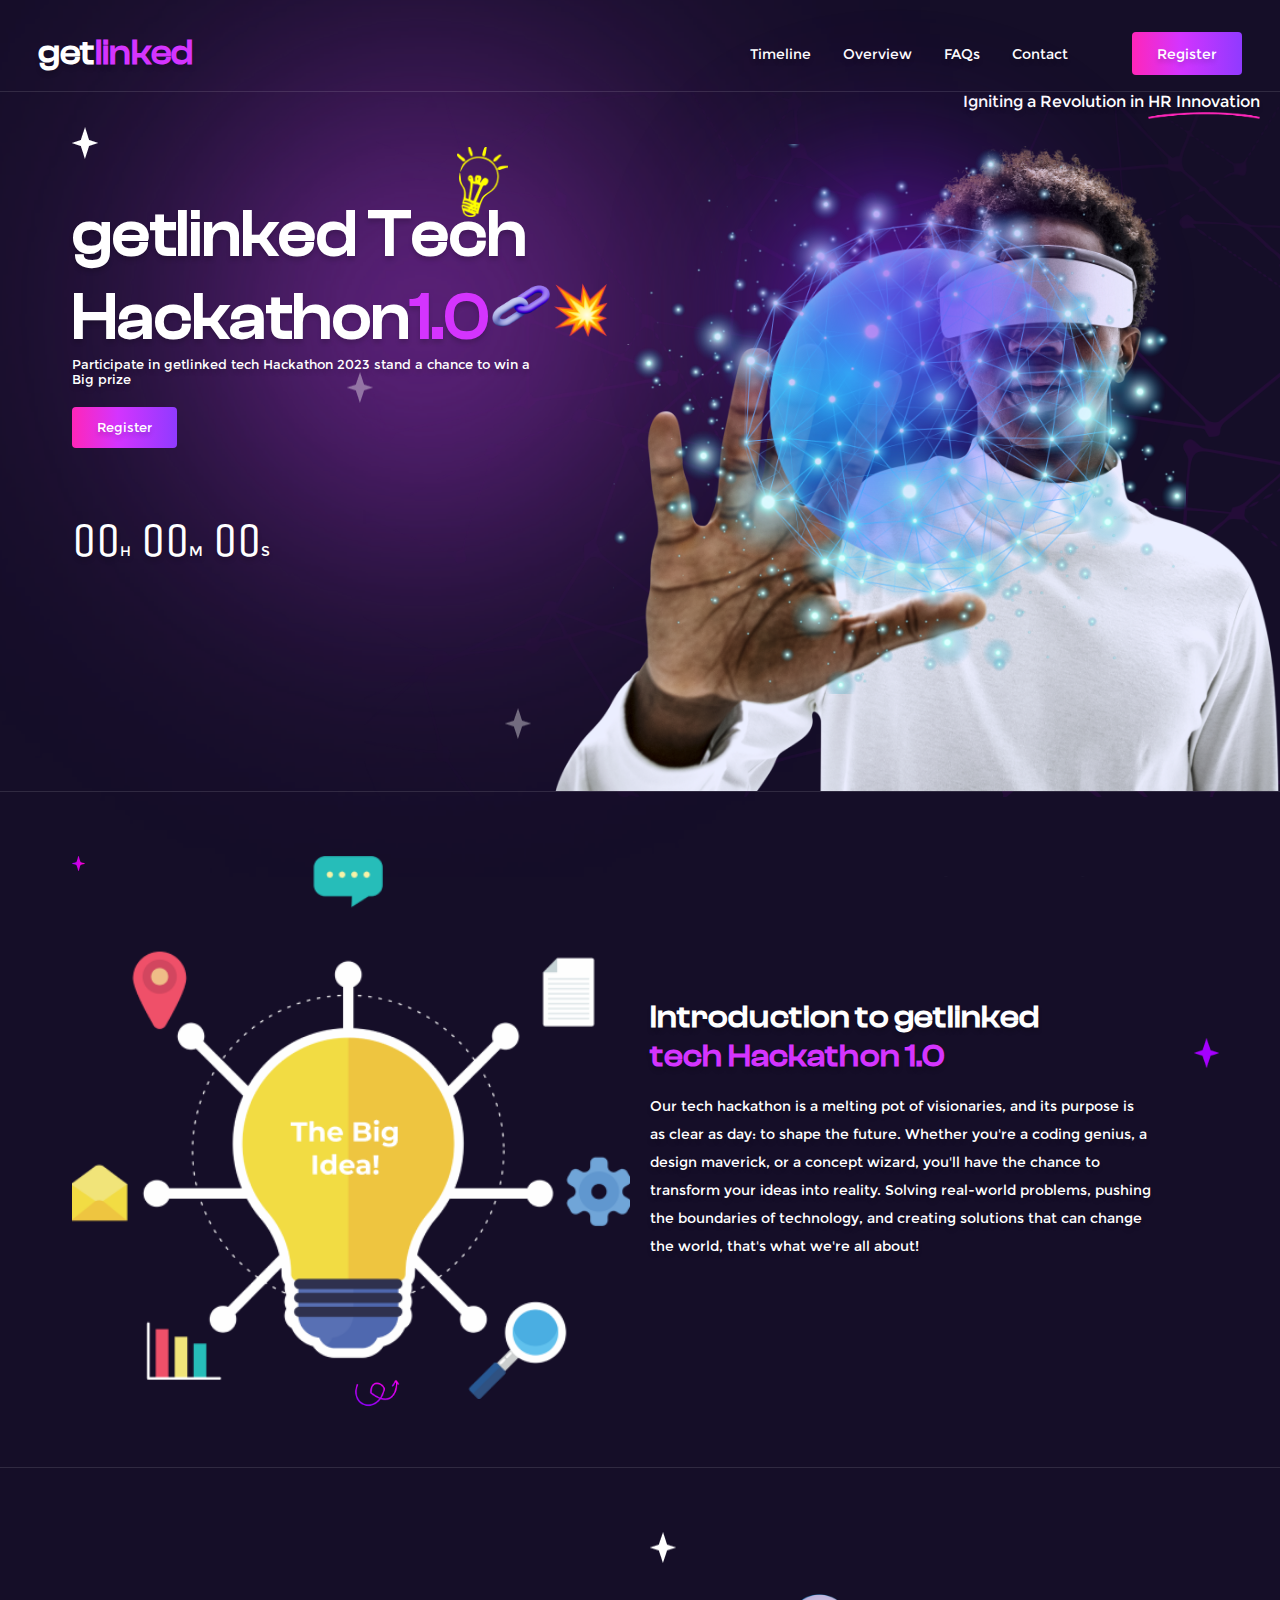
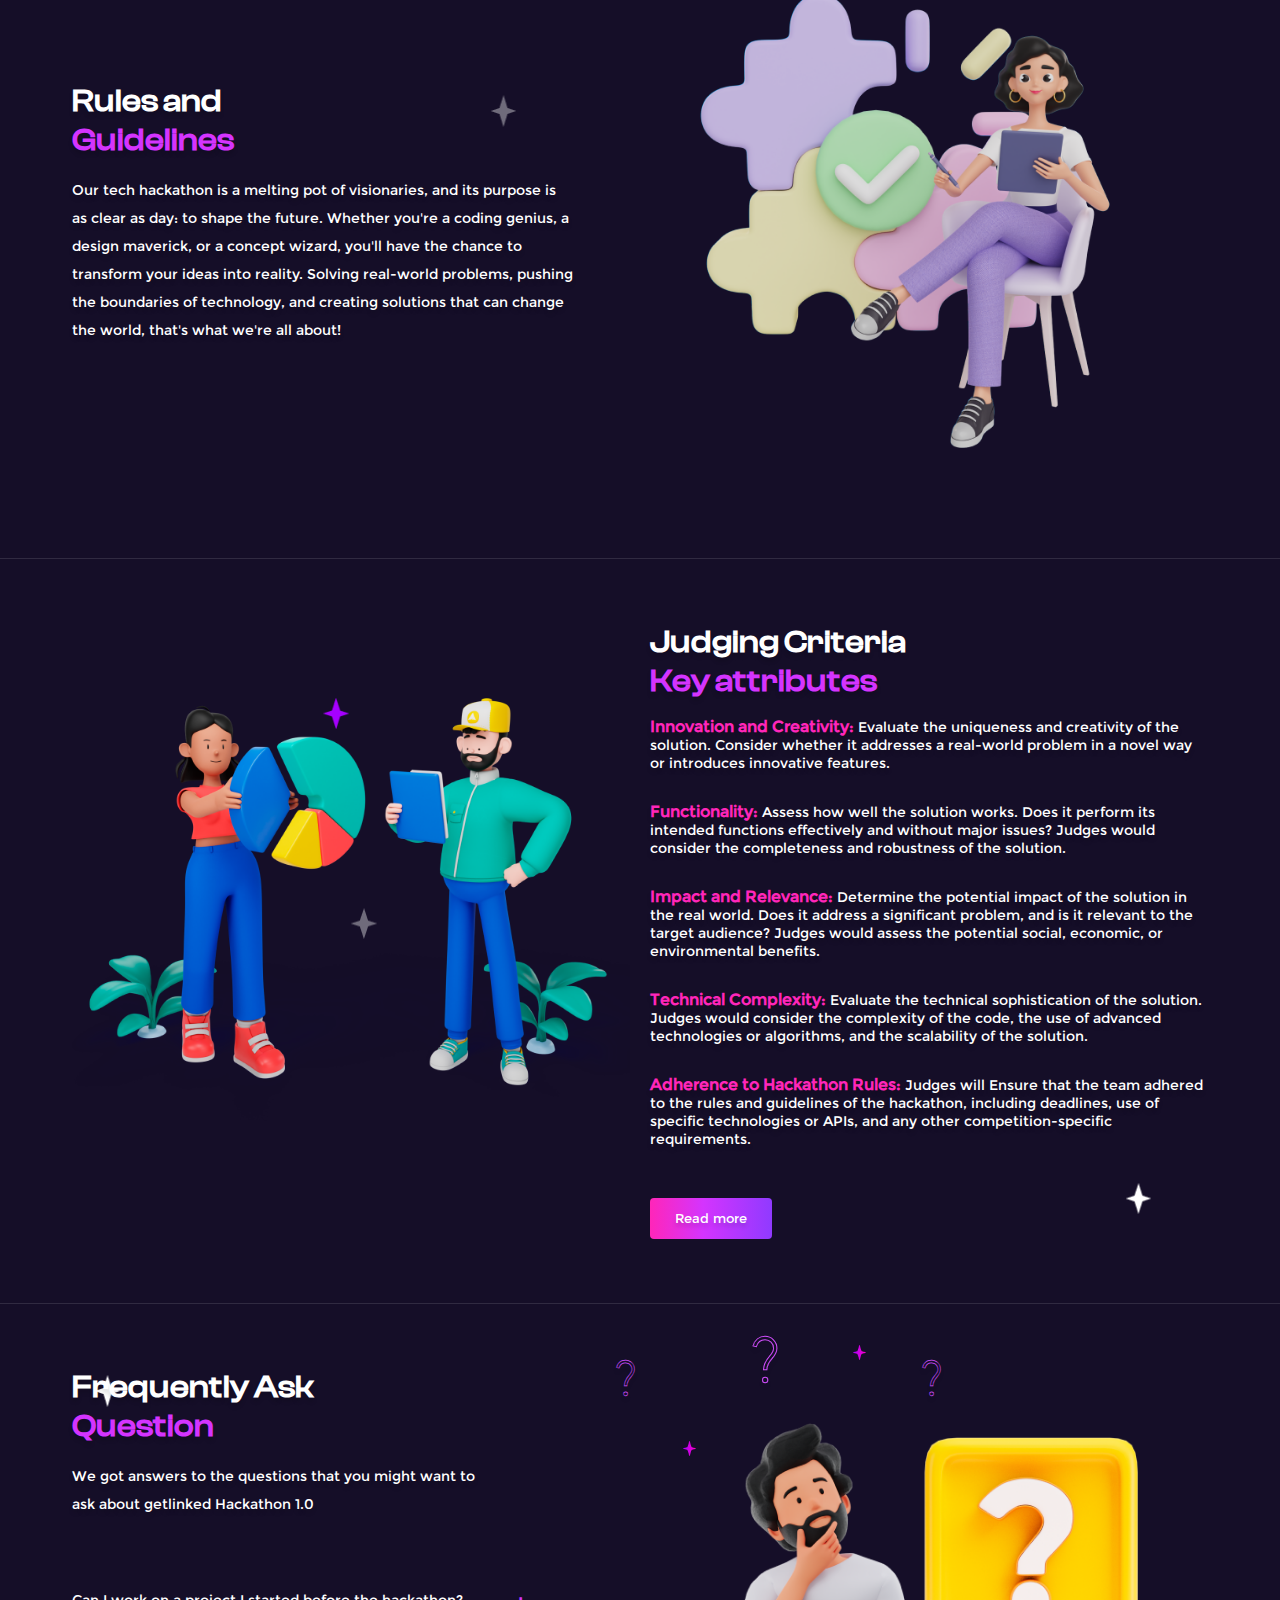
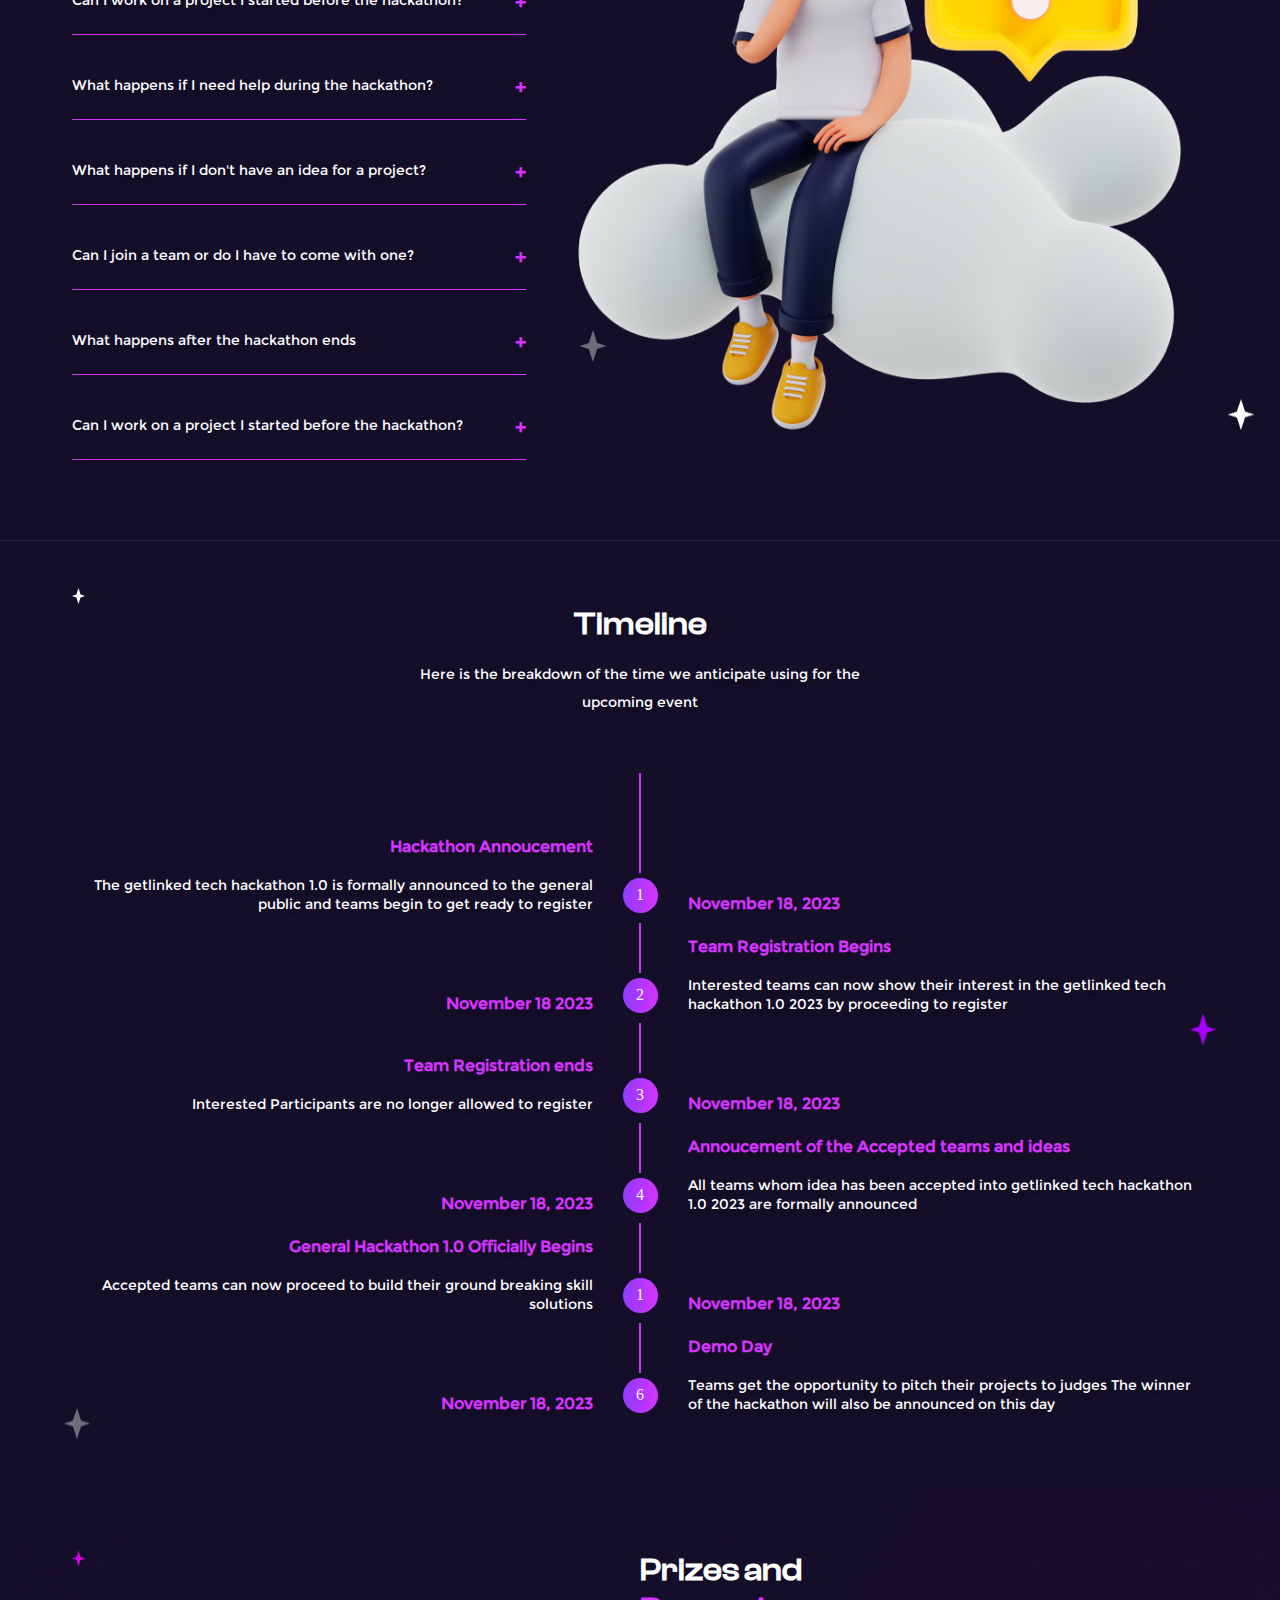
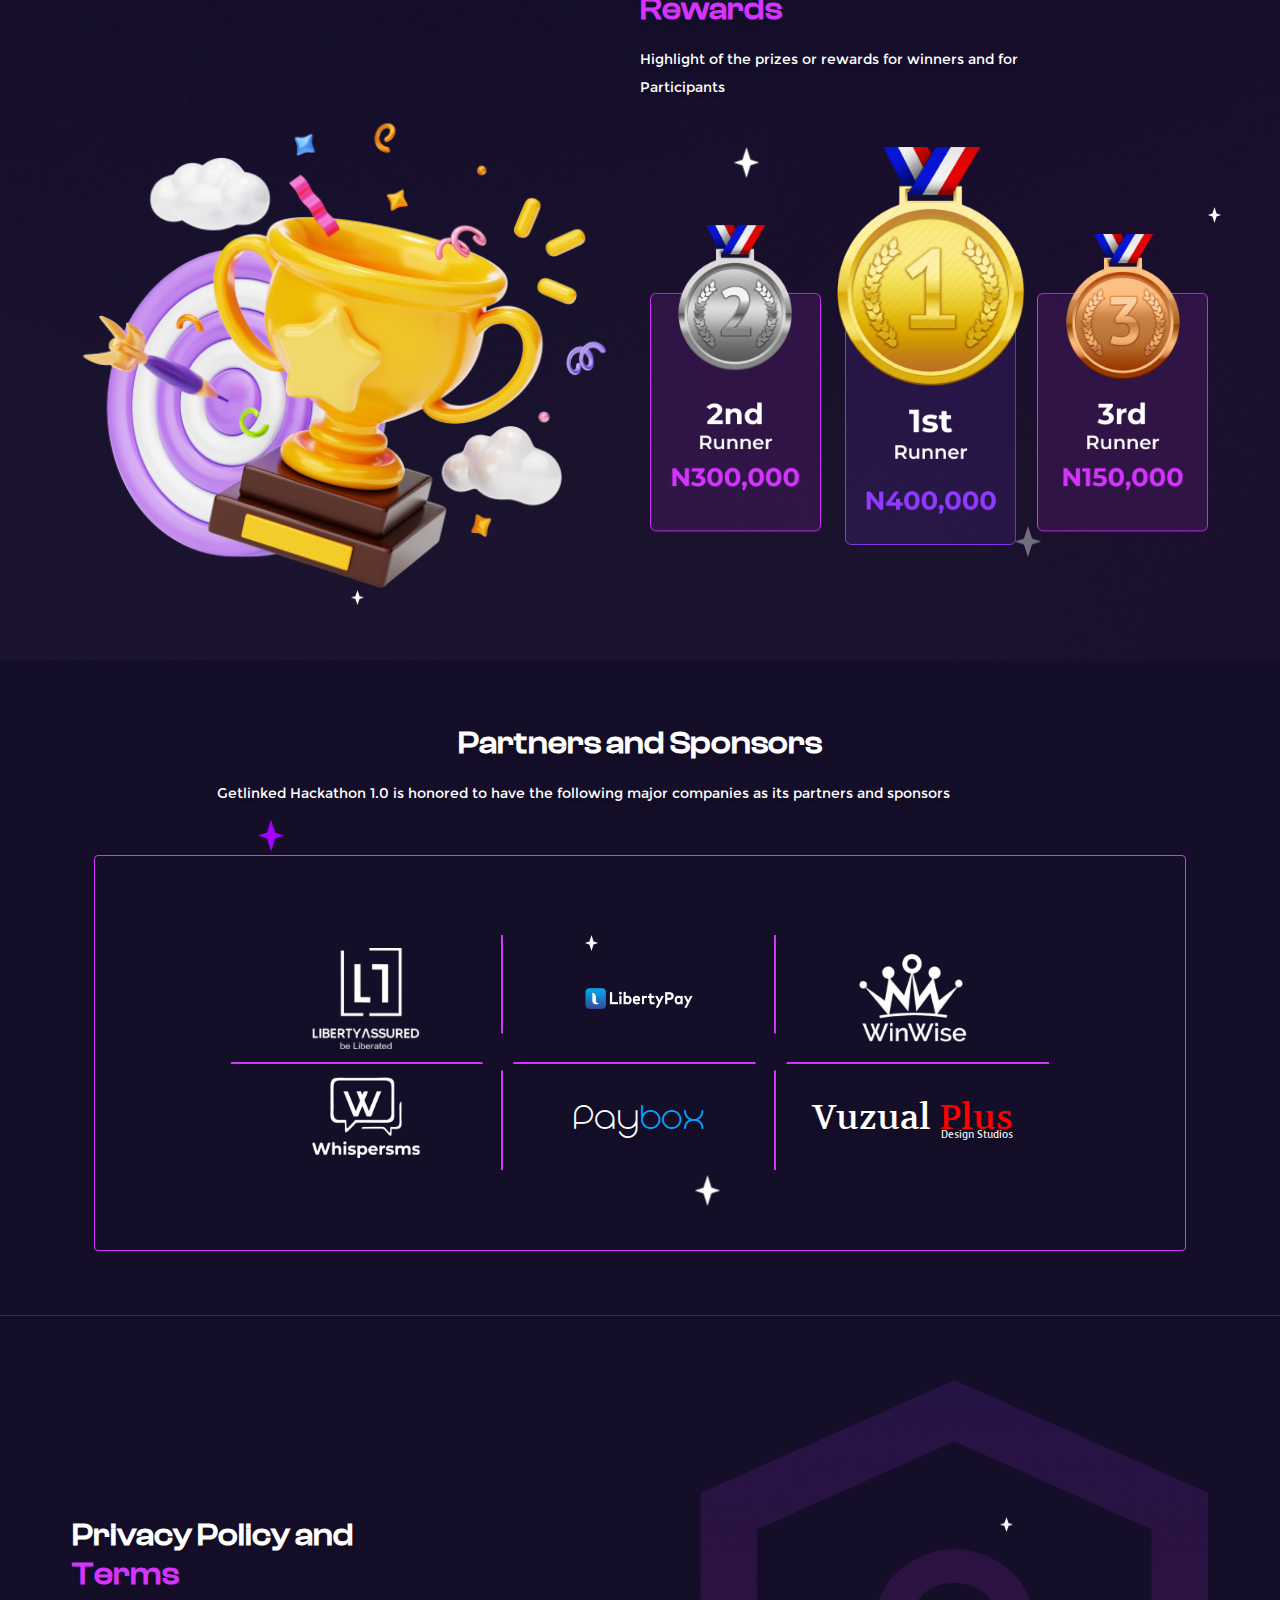
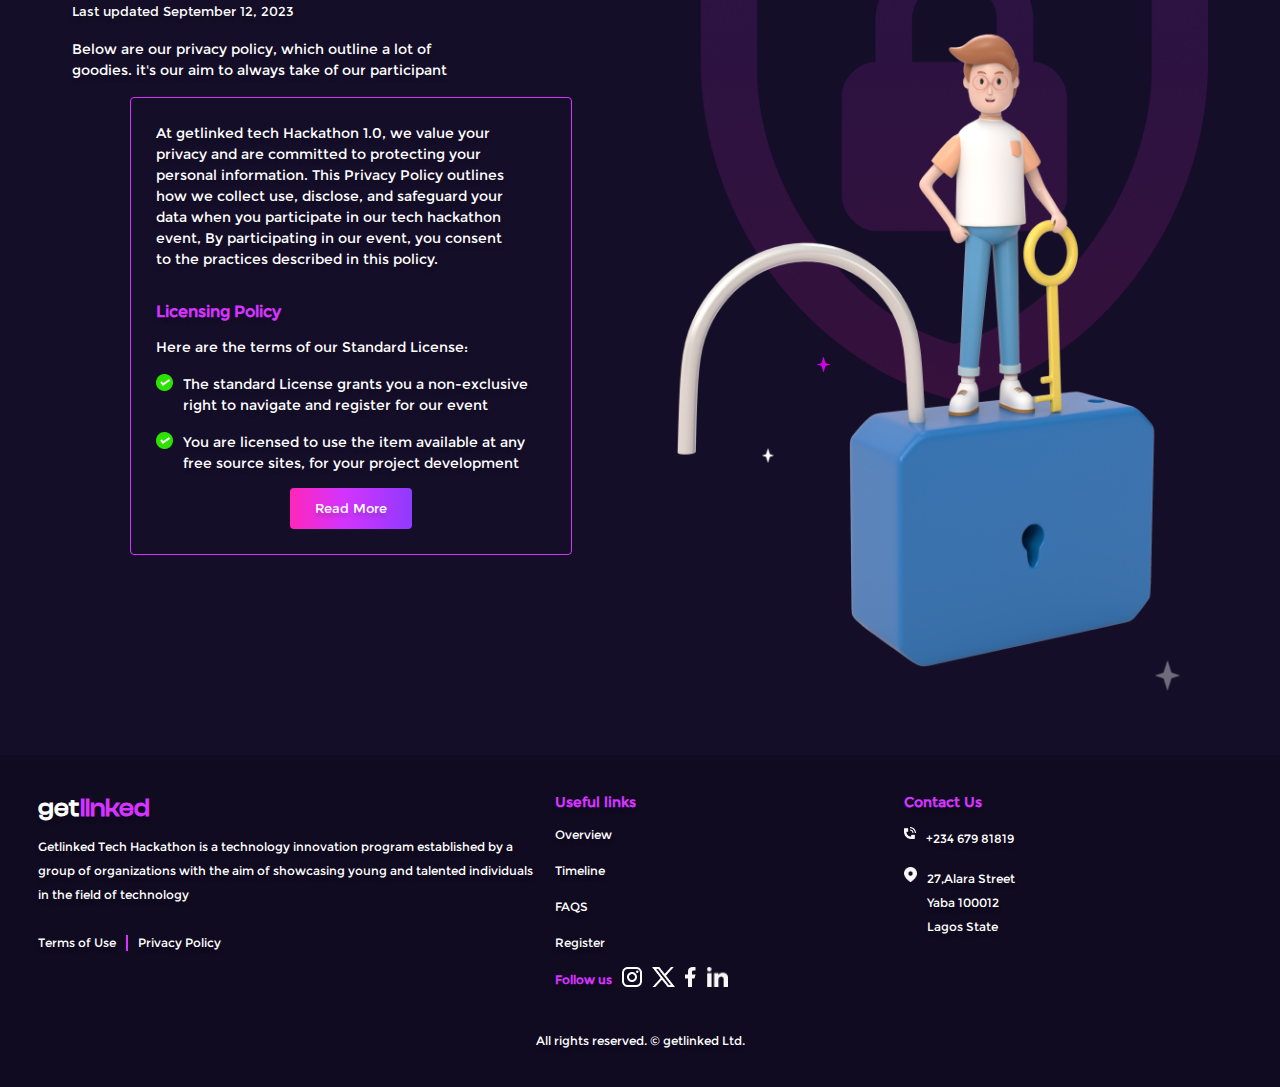
<file: index.html>
<!DOCTYPE html>
<html lang="en">
<head>
    <meta charset="UTF-8">
    <meta http-equiv="X-UA-Compatible" content="IE=edge">
    <meta name="viewport" content="width=device-width, initial-scale=1.0">
    <title>getlinked</title>
    <link rel="stylesheet" href="./style.css">
    <script defer src="./script.js"></script>
</head>
<body>
    <nav class="topNav containers">
        <h1 class="logotxt">get<span>linked</span></h1>
        <div class="resnavbar">
            <img src="./img/menu.png" alt="" class="menubtn">
        </div>
        <div class="links">
            <div class="closelinks"><div><img src="./img/close.png" alt=""></div></div>
            <a href="#Timeline">Timeline</a>
            <a href="#Overview">Overview</a>
            <a href="#FAQs">FAQs</a>
            <a href="./contact.html">Contact</a>
            <button class="registerbtn linear"><a href="./registration.html">Register</a></button>
        </div>
    </nav>
    <section class="grid-parent containers" id="Overview">
        <div class="hr-div"> <p class="hr-txt">Igniting a Revolution in <span>HR Innovation<img src="./img/line.png" alt="" class="line"></span></p>
        </div>
        <div class="grid-child event-info">
            <img src="./img/starft.png" alt="" class="stars evstt">
            <img src="./img/stargray.png" class="stars evstr">
            <img src="./img/stargray.png" class="stars evstbr">
            <div class="event-txt-div">
                <h1 class="event-txt">getlinked <span class="ctext">Tech<img src="./img/Creative 1.png" class="creative" alt="">
                    </span><br> Hackathon<span class="coloredtxt">1.0<img src="./img/chain-9365116-7621444.png" class="chain" alt=""><img src="./img/1f4a5.png" class="fire" alt=""></span> 
                </h1>
            </div>
            <h2 class="event-txt-hint">Participate in getlinked tech Hackathon 2023 stand 
                a chance to win a Big prize
            </h2>
            <button class="registerbtn linear"><a href="./registration.html">Register</a></button>
            <p class="countdowntimer">00<span>H</span>00<span>M</span>00<span>S</span></p>
        </div>
        <div class="grid-child">
             <div class="blur gc"></div>
             <!-- <div class="manpix"></div> -->
             <img src="./img/manglass.png" class="manpix grid-images" alt="">
            <img src="./img/blink.png" class="manpixabs grid-images" alt="">
        </div>
        <img src="./img/metrix.png" class="metrix" alt="">
        <img src="./img/overvblur.png" class="allbl smallbl ovsmbl">
        <img src="./img/grideventblur.png" class="allbl bigblur ovltbl">
    </section>
    <section class="introductionsection containers padcont">
        <div class="introduc-grid grids">
            <div class="introduc-grid-child grid-child">
                <img src="./img/arrow.png" alt="" class="arr">
                <img src="./img/starpra.png" alt="" class="stars smalstar">
                <img src="./img/idea.png" class="grid-images" alt="">
            </div>
            <div class="introduc-grid-child grid-child">
                <img src="./img/starpu.png" alt="" class="stars itstr">
                <h2 class="introduc-txt-header headertxt">
                    Introduction to getlinked<br><span>tech Hackathon 1.0</span>
                </h2>
                <p class="introduc-txt-info infos">Our tech hackathon is a melting pot of visionaries, and its purpose is as clear as day: to shape the future. Whether you're a coding genius, a design maverick, or a concept wizard, you'll have the chance to transform your ideas into reality. Solving real-world problems, pushing the boundaries of technology, and creating solutions that can change the world, that's what we're all about!
                </p>
            </div>
        </div>
    </section>
    <section class="rulesandguides containers padcont">
        <div class="rules-grid grids grid-child">
            <img src="./img/rulesmalllt.png" alt="" class="allbl smallbl rusmtr">
            <img src="./img/rulesmallrt.png" alt="" class="allbl smallbl rusmtl">
            <div class="rules-grid-child grid-child">
                <img src="./img/stargray.png" alt="" class="stars rtst">
                <h2 class="rules-header headertxt">
                    Rules and <br><span>Guidelines</span>
                </h2>
                <p class="rules-info infos">
                    Our tech hackathon is a melting pot of visionaries, and its purpose is as clear as day: to shape the future. Whether you're a coding genius, a design maverick, or a concept wizard, you'll have the chance to transform your ideas into reality. Solving real-world problems, pushing the boundaries of technology, and creating solutions that can change the world, that's what we're all about!
                </p>
            </div>
            <div class="rules-grid-child grid-child rchp">
                <img src="./img/starft.png" alt="" class="stars">
                <img src="./img/guide.png" class="grid-images" alt="">
            </div>
        </div>
    </section>
    <section class="judgingcriteria containers padcont">
        <div class="judge-grid grids grid-child">
            <img src="./img/judgesmlt.png" alt="" class="allbl jsmrt smallbl">
            <div class="judge-grid-child grid-child">
                <img src="./img/judgesmrt.png" alt="" class="allbl smallbl jsmlt">
                <img src="./img/starpu.png" alt="" class="stars justt">
                <img src="./img/stargray.png" alt="" class="stars justtv">
                <img src="./img/judge.png" class="grid-images" alt="">
            </div>
            <div class="judge-grid-child">
                <h2 class="judge-header headertxt">
                    Judging Criteria <br><span>Key attributes</span>
                </h2>
                <p class="judge-txt"> <span >Innovation and Creativity:</span> Evaluate the uniqueness and creativity of the solution. Consider whether it addresses a real-world problem in a novel way or introduces innovative features.
                </p>
                <p class="judge-txt">
                   <span>Functionality:</span> Assess how well the solution works. Does it perform its 
                intended functions effectively and without major issues? Judges would
                    consider the completeness and robustness of the solution.
                </p>
                <p class="judge-txt">
                    <span>Impact and Relevance:</span> Determine the potential impact of the solution 
                    in the real world. Does it address a significant problem, and is it relevant 
                    to the target audience? Judges would assess the potential social, 
                    economic, or environmental benefits.
                </p>
                <p class="judge-txt">
                    <span>Technical Complexity:</span> Evaluate the technical sophistication of the solution. 
                    Judges would consider the complexity of the code, the use of advanced 
                    technologies or algorithms, and the scalability of the solution.
                </p>
                <p class="judge-txt">
                    <span>Adherence to Hackathon Rules:</span> Judges will Ensure that the team adhered 
                    to the rules and guidelines of the hackathon, including deadlines, use of 
                    specific technologies or APIs, and any other competition-specific requirements.
                </p>
                <button class="judgebtn linear">Read more</button>
                <img src="./img/starft.png" alt="" class="stars jstr">
            </div>
        </div>
    </section>
    <section class="faqs containers padcont" id="FAQs">
        <div class="faqs-grid grids">
            <div class="faq-grid-child grid-child">
                <img src="./img/starft.png" alt="" class="stars fastl">
                <h2 class="grid-header headertxt">Frequently Ask<br><span>Question</span></h2>
                <p class="faqs-info infos">We got answers to the questions that you might
                    want to ask about getlinked Hackathon 1.0</p>
                    <p class="questions">Can I work on a project I started before the hackathon?
                       <span>+</span></p>
                    <p class="questions">What happens if I need help during the hackathon?
                        <span>+</span></p>
                    <p class="questions">What happens if I don't have an idea for a project?
                        <span>+</span></p>
                    <p class="questions">Can I join a team or do I have to come with one?
                        <span>+</span></p>
                    <p class="questions">What happens after the hackathon ends
                        <span>+</span></p>
                    <p class="questions">Can I work on a project I started before the hackathon?
                        <span>+</span></p>
            </div>
            <div class="faq-grid-child grid-child">
                <img src="./img/faqs.png" class="grid-images" alt="">
                <img src="./img/starft.png" alt="" class="stars jstb">
                <img src="./img/starpra.png" alt="" class="stars jstct smalstar">
                <img src="./img/starpra.png" alt="" class="stars jstcd smalstar">
                <img src="./img/stargray.png" alt="" class="stars jstlc">
                <p class="faqqs lt">?</p>
                <p class="faqqs ct">?</p>
                <p class="faqqs rt">?</p>
            </div>
        </div>
    </section>
    <section class="timeline padcont grid-child" id="Timeline">
        <img src="./img/starpu.png" alt="" class="stars tistm">
        <img src="./img/starft.png" alt="" class="stars smalstar tistt">
        <img src="./img/stargray.png" alt="" class="stars tistb">
        <div class="timeline-headdiv">
            <h2 class="timeline-header headertxt">Timeline</h2>
            <p class="timeline-info-txt infos">Here is the breakdown of the time we anticipate using for the upcoming event</p>
        </div>
        <div>
            <div class="first-line lines-div">
                <p class="lines-txt linetxt-left smt">Hackathon Annoucement<br><br> 
                    <span>The getlinked tech hackathon 1.0 is formally announced to the general public and teams begin to get ready to register</span>
                </p>
                <div class="lines-circle-div"><div class="lines"></div><div class="lines-circle">1</div></div>
                <p class="lines-txt linetxt-right lmt">November 18, 2023</p>
            </div>
        </div>
        <div class="second-line lines-div">
            <p class="lines-txt linetxt-left lmt">November 18 2023</p>
            <div class="lines-circle-div"><div class="lines"></div><div class="lines-circle">2</div></div>
            <p class="lines-txt linetxt-right smt">Team Registration Begins<br><br>
                <span>Interested teams can now show their interest in the getlinked tech hackathon 1.0 2023 by proceeding to register</span>
            </p>
        </div>
        <div class="third-line lines-div">
            <p class="lines-txt linetxt-left smt">Team Registration ends<br><br> 
                <span>Interested Participants are no longer allowed to register</span>
            </p>
            <div class="lines-circle-div"><div class="lines"></div><div class="lines-circle">3</div></div>
            <p class="lines-txt linetxt-right lmt">November 18, 2023</p>
        </div>
        <div class="fourth-line lines-div">
            <p class="lines-txt linetxt-left lmt">November 18, 2023
            </p>
            <div class="lines-circle-div"><div class="lines"></div><div class="lines-circle">4</div></div>
            <p class="lines-txt linetxt-right smt">Annoucement of the Accepted teams and ideas<br><br> 
                <span>All teams whom idea has been accepted into getlinked tech hackathon 1.0 2023 are formally announced</span></p>
        </div>
        <div class="fifth-line lines-div">
            <p class="lines-txt linetxt-left smt">General Hackathon 1.0 Officially Begins<br><br> 
                <span>Accepted teams can now proceed to build their ground breaking skill solutions</span>
            </p>
            <div class="lines-circle-div"><div class="lines"></div><div class="lines-circle">1</div></div>
            <p class="lines-txt linetxt-right lmt">November 18, 2023</p>
        </div>
        <div class="sixth-line lines-div">
            <p class="lines-txt linetxt-left lmt">November 18, 2023
            </p>
            <div class="lines-circle-div"><div class="lines"></div><div class="lines-circle">6</div></div>
            <p class="lines-txt linetxt-right smt">Demo Day<br><br> 
                <span>Teams get the opportunity to pitch their projects to judges
                    The winner of the hackathon will also be announced on this day
                </span></p>
        </div>
    </section>
    <section class="prizenwinner padcont">
        <img src="./img/prizesmrt.png" alt="" class="allbl smallbl prsmlt">
        <img src="./img/prizesmlt.png" alt="" class="allbl smallbl prsmrt">
        <img src="./img/starpra.png" alt="" class="stars prstt smalstar">
        <div  class="prizetxt-div">
            <h2 class="headertxt">Prizes and<br><span>Rewards</span></h2>
            <p class="infos">Highlight of the prizes or rewards for winners and for Participants</p>
        </div>
        <div class="prizegrid grids">
            <div class="prize-grid-child grid-child">
                <img src="./img/starft.png" alt="" class="stars prstb">
                <img src="./img/starft.png" alt="" class="stars prstr smalstar">
                <img src="./img/award.png" class="grid-images" alt="">
            </div>
            <div class="prize-grid-child grid-child">
                <img src="./img/prize.png" alt="" class="grid-images">
                <img src="./img/starft.png" alt="" class="stars bprstl">
                <img src="./img/starft.png" alt="" class="stars bprstr smalstar">
                <img src="./img/stargray.png" alt="" class="stars bprstb">
            </div>
        </div>
    </section>
    <section class="Partnersnsponsors padcont containers grid-child">
        <img src="./img/partnersmrt.png" alt="" class="allbl smallbl pttbl">
        <img src="./img/partnertnsmlt.png" alt="" class="allbl smallbl pttrbr">
        <div class="partnertxt-div">
            <h2 class="headertxt">Partners and Sponsors</h2>
            <p class="infos">Getlinked Hackathon 1.0 is honored to have the following major companies as its partners and sponsors</p>
        </div>
        <div class="partnerslogo-div grid-child">
            <div class="partnerlogo-grid">
                <img src="./img/starpu.png" alt="" class="stars prtgs">
                <img src="./img/starft.png" alt="" class="stars prstl smalstar">
                <img src="./img/starft.png" alt="" class="stars prstb">
                <div class="partnerlogo-grid-child  grid-child pbdr pbdb">
                    <img src="./img/libertyassured.png" alt="" class="partnerlogo grid-images">
                    <div class="pcircle"></div>
                </div>
                <div class="partnerlogo-grid-child grid-child pbdr pbdb">
                    <img src="./img/libertypay.png" alt="" class="partnerlogo grid-images">
                    <div class="pcircle"></div>
                </div>
                <div class="partnerlogo-grid-child grid-child pbdb">
                    <img src="./img/winwise.png" alt="" class="partnerlogo grid-images">
                </div>
                <div class="partnerlogo-grid-child pbdr ">
                    <img src="./img/whisper.png" alt="" class="partnerlogo grid-images">
                </div>
                <div class="partnerlogo-grid-child pbdr">
                    <p class="plogotxt paybotxt">Pay<span>box</span></p>
                </div>
                <div class="partnerlogo-grid-child">
                    <p class="plogotxt vuzutxt">Vuzual  <span>Plus</span></p>
                </div>
            </div>
        </div>
    </section>
    <section class="privacy padcont">
        <div class="privacygrid grids">
            <div class="privacy-grid-child grid-child">
                <img src="./img/partnersmrt.png" alt="" class="allbl smallbl prsmb">
                <div class="privacytxt-div">
                    <h2 class="headertxt">Privacy Policy and<br><span>Terms</span></h2>
                    <h5>Last updated September 12, 2023</h5>
                    <p class="infos">Below are our privacy policy, which outline a lot of goodies. it's our aim to always take of our participant </p>
                </div>
                <div class="privnlic">
                    <p class="infos privinf">At getlinked tech Hackathon 1.0, we value your privacy and are committed to protecting your personal information. This Privacy Policy outlines how we collect use, disclose, and safeguard your data when you participate in our tech hackathon event, By participating in our event, you consent to the practices described in this policy.
                    </p>
                    <p class="licensetxt licenleft">Licensing Policy</p>
                    <p class="infos licenleft">Here are the terms of our Standard License:</p>
                    <div class="licenselistimgdiv"><img src="./img/list.png" alt=""> <p class="licenselist infos licenleft"> The standard License grants you a non-exclusive right to navigate and register for our event</p></div>
                    <div class="licenselistimgdiv"><img src="./img/list.png" alt=""> <p class="licenselist infos licenleft">You are licensed to use the item available at any free source sites, for your project development</p></div>
                    <button class="linear">Read More</button>
                </div>
            </div>
            <div class="privacy-grid-child grid-child prgrd">
                <img src="./img/Group.png" alt="" class="grid-images">
                <img src="./img/starft.png" alt="" class="stars smalstar pvsttr">
                <img src="./img/starpra.png" alt="" class="stars pvsb smalstar">
                <img src="./img/stargray.png" alt="" class="stars pvstrb">
                <img src="./img/starft.png" alt="" class="stars smalstar pvstb">
            </div>
        </div>
    </section>
    <footer class="footer">
        <div class="footer-grid">
            <div class="footer-grid-child grid-child">
                <img src="./img/starft.png" alt="" class="stars smalstar ftgl">
                <h1 class="logotxt">get<span>linked</span></h1>
                <p class="infos">Getlinked Tech Hackathon is a technology innovation program established by a group of organizations with the aim of showcasing young and talented individuals in the field of technology</p>
                <div class="fc"><p class="infos rw">Terms of Use</p><div class="footline"></div><p class="infos rw">Privacy Policy</p></div>
            </div>
            <div class="footer-grid-child">
                <p class="footxthead">Useful links</p>
                <p class="footxt infos">Overview</p>
                <p class="footxt infos">Timeline</p>
                <p class="footxt infos">FAQS</p>
                <p class="footxt infos">Register</p>
                <div class="fb"><p class="footxth">Follow us</p> <img src="./img/insta.png" alt=""><img src="./img/x.png" alt=""><img src="./img/fb.png" alt=""><img src="./img/in.png" alt=""></div>
            </div>
            <div class="footer-grid-child">
                <p class="footxthead">Contact Us</p>
                <div class="ff"><img src="./img/phone.png" class="phone"alt=""><p class="footxt infos">+234 679 81819</p>
                </div>
                <div class="ff"><img src="./img/location.png" class="loca" alt="">
                    <p class="footxt infos">
                        27,Alara Street<br>
                        Yaba 100012<br>
                        Lagos State
                    </p>
                </div>
            </div>
        </div>
        <p class="resvcent">All rights reserved. © getlinked Ltd.</p>
    </footer>
</body>
</html>
</file>
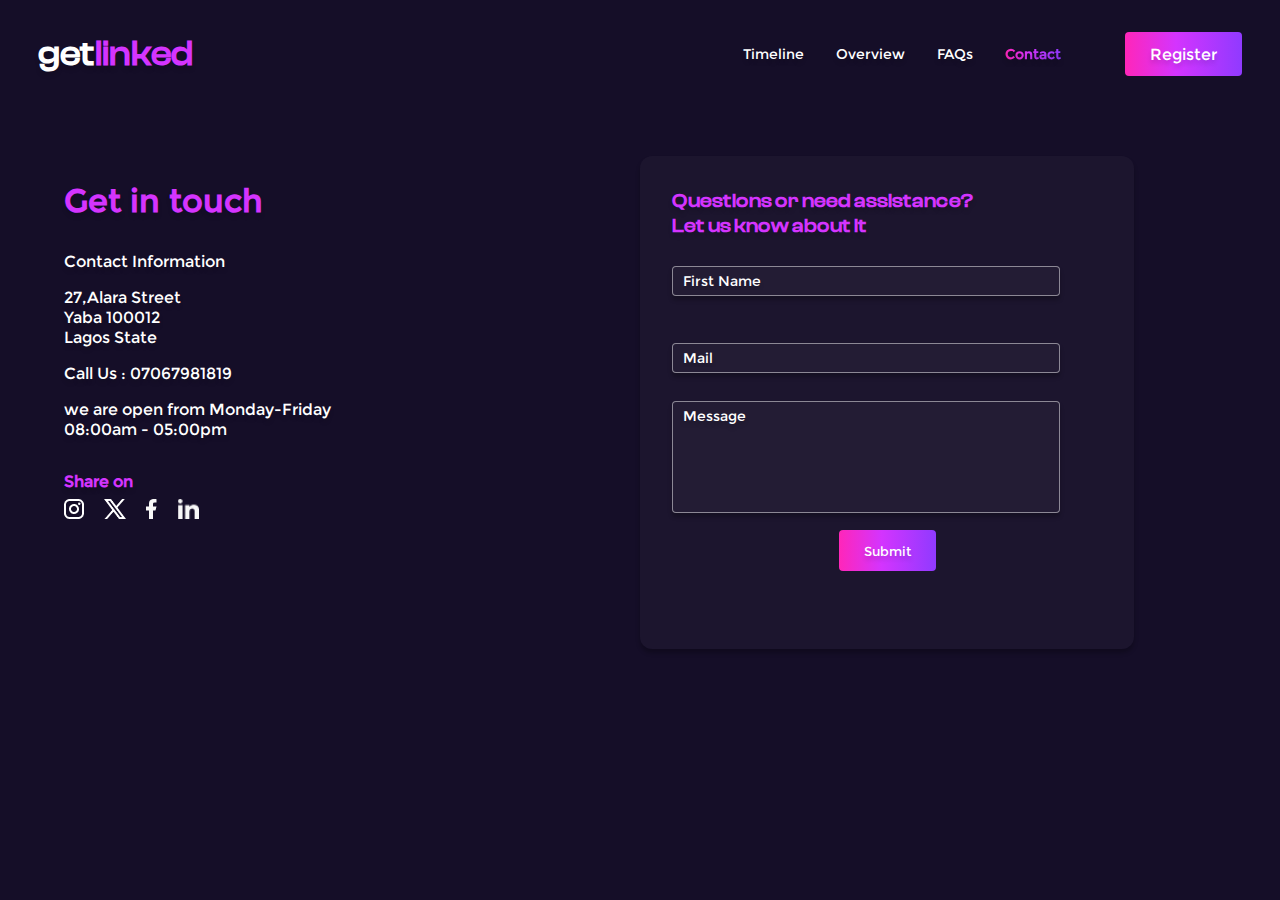
<file: contact.html>
<!DOCTYPE html>
<html lang="en">
<head>
    <meta charset="UTF-8">
    <meta http-equiv="X-UA-Compatible" content="IE=edge">
    <meta name="viewport" content="width=device-width, initial-scale=1.0">
    <title>contact</title>
    <link rel="stylesheet" href="contact.css">
    <script defer src="contact.js"></script>
</head>
<body>
    <nav class="topNav containers">
        <h1 class="logotxt"><a href="./index.html">get<span>linked</span></a></h1>
        <div class="links">
            <a href="#Timeline">Timeline</a>
            <a href="#Overview">Overview</a>
            <a href="#FAQs">FAQs</a>
            <a href="./contact.html" class="contact">Contact</a>
            <button class="registerbtn linear"><a href="./registration.html">Register</a></button>
        </div>
    </nav> 
    <main>
        <div class="closelinks"><a href="./index.html"><div><img src="./img/back.png" alt=""></div></a></div>
        <form action="" id="contactform">
            <h2 class="headertxt">Questions or need assistance?</h2>
            <h2 class="headertxt">Let us know about it</h2>
            <input type="text" required class="nameinput" placeholder="First Name" id="name"><br>
            <input type="text" placeholder="Topic" class="hideel" id="Topic"><br>
            <input type="email" required placeholder="Mail" id="Mail"><br>
            <textarea name="" cols="30" rows="10" id='Message' placeholder="Message" resize></textarea>
            <button type="submit" class="linear cent">Submit</button>
        </form>
        <div class="abs">
            <div class="hide">
                <h2 class="headtxt">Get in touch</h2>
                <p class="headtxtin">Contact Information</p>
                <p class="headtxtin">27,Alara Street <br>Yaba 100012 <br>Lagos State</p>
                <p class="headtxtin">Call Us : 07067981819</p><p class="headtxtin">we are open from Monday-Friday<br>08:00am - 05:00pm</p>
            </div>
            <div class="sav">
                <h2 class="">Share on</h2>
                    <div><img src="./img/insta.png" alt=""><img src="./img/x.png" alt=""><img src="./img/fb.png" alt=""><img src="./img/in.png" alt=" "></div>
            </div>
        </div>
    </main>
</body>
</html>
</file>
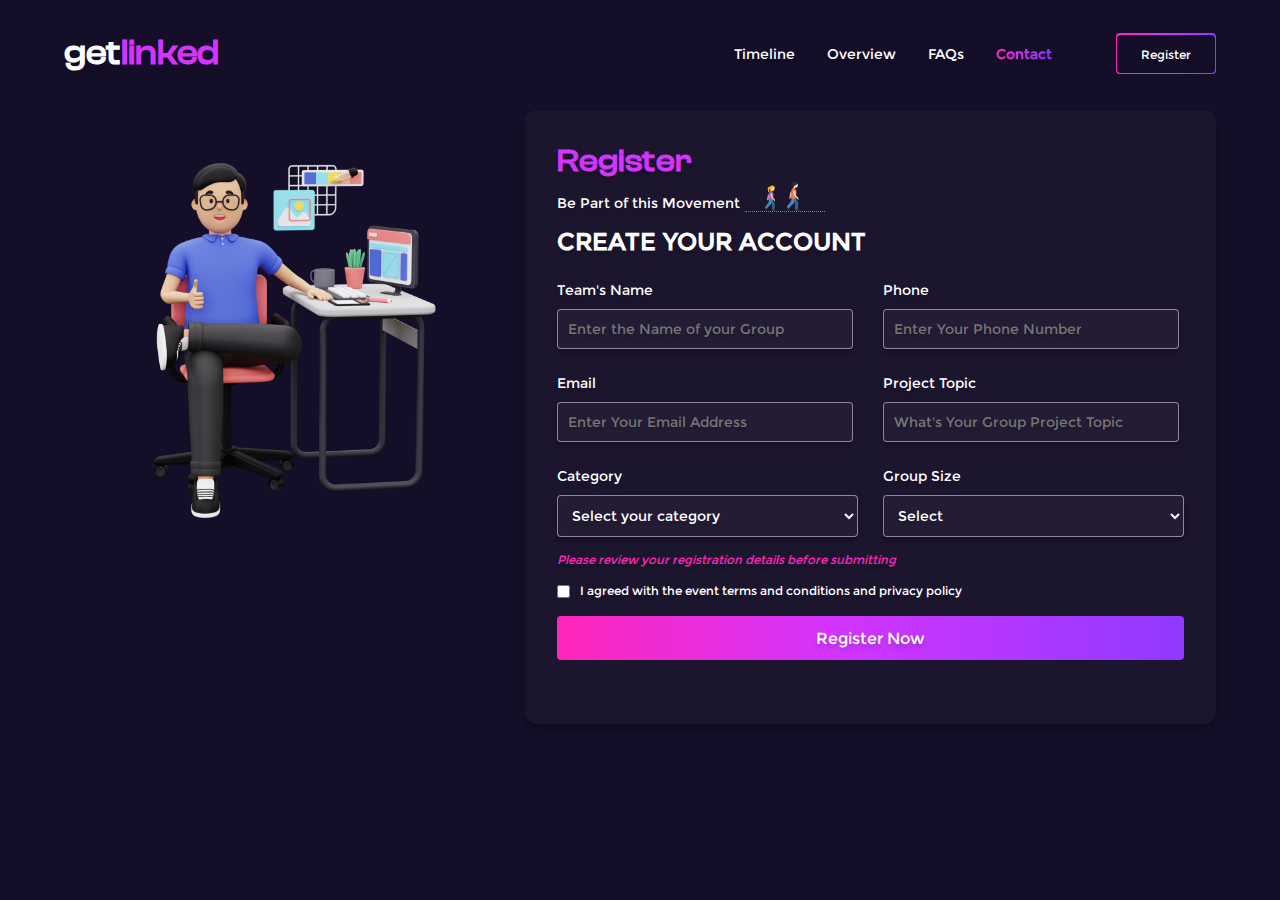
<file: registration.html>
<!DOCTYPE html>
<html lang="en">
<head>
    <meta charset="UTF-8">
    <meta http-equiv="X-UA-Compatible" content="IE=edge">
    <meta name="viewport" content="width=device-width, initial-scale=1.0">
    <title>Registration</title>
    <link rel="stylesheet" href="registration.css">
    <script defer src="registration.js"></script>
</head>
<body>
    <nav class="topNav containers">
        <h1 class="logotxt"><a href="./index.html">get<span>linked</span></a></h1>
        <div class="links">
            <a href="#Timeline">Timeline</a>
            <a href="#Overview">Overview</a>
            <a href="#FAQs">FAQs</a>
            <a href="./contact.html" class="contact">Contact</a>
            <button class="registerbtn linear"><div class="btnoverlay"></div><a href="./registration.html">Register</a></button>
        </div>
    </nav>
    <main>
        <div class="main-grid">
            <div class="main-grid-child ">
                <img src="./img/register.png" class="grid-images" alt="">
            </div>
            <div class="main-grid-child">
                <form action="" id="registerform">
                    <h1 class="headertxt">Register</h1>
                    <div class="bepartdiv"><p>Be Part of this Movement</p><div><img src="./img/bepart.png" alt=""></div></div>
                    <h2>CREATE YOUR ACCOUNT</h2>
                    <div class="form-group fbr">
                        <div>
                            <p>Team's Name</p>
                            <input type="text" class="input" placeholder="Enter the Name of your Group" id="Name" required>
                        </div>
                    <div>
                        <p>Phone</p>
                        <input type="number" class="input" placeholder="Enter Your Phone Number" id="Phone" required>
                    </div>
                </div>
                    <div class="form-group fbr">
                        <div>
                            <p>Email</p>
                            <input type="email" class="input" placeholder="Enter Your Email Address" id="Email" required>
                        </div>
                        <div>
                            <p>Project Topic</p>
                        <input type="text" class="input" placeholder="What's Your Group Project Topic" id="Topic" required>
                        </div>
                    </div>
                    <div class="form-group">
                        <div class="categorydiv">
                            <p>Category</p>
                            <select name="" id="categslt" class="input" required>
                                <option value="" disabled selected>Select your category</option>
                            </select>
                        </div>
                        <div class="groupdiv">
                            <p>Group Size</p>
                            <select name="" id="grslt" class="input" required>
                                <option value="" disabled selected>Select</option>
                                <option value="1">1</option>
                                <option value="2">2</option>
                                <option value="3">3</option>
                                <option value="4">4</option>
                                <option value="5">5</option>
                                <option value="6">6</option>
                                <option value="7">7</option>
                                <option value="8">8</option>
                                <option value="9">9</option>
                                <option value="10">10</option>
                            </select>
                        </div>
                    </div>
                    <p class="adv">Please review your registration details before submitting</p>
                    <div class="chediv"><input type="checkbox" name="" id="agree" required><label for="agree">I agreed with the event terms and conditions  and privacy policy</label></div>
                    <button class="linear regbtn">Register Now</button>
                </form>
            </div>
        </div>
        <div class="overlay hideel">
            <div class="modal">
                <img src="./img/successful.png" class="sucimg" alt="">
                <p class="congrat">Congratulations you have successfuly Registered</p>
                <h3>Yes, it was easy and you did it! check your mail box for next step <img src="./img/wink.png" alt=""></h3>
                <button class="linear">Back</button>
            </div>
        </div>
    </main>
</body>
</html>
</file>
<file: style.css>
*{
    margin: 0;
    padding: 0;
    scroll-behavior: smooth;
    text-shadow: 0px 4px 4px #00000025;
}
body{
    background-color: #150e28;
    overflow-x: clip;
}
.grid-images{
    width: 100%;
}
.topNav{
    padding: 2rem 4rem 1rem;
    padding-left: clamp(1rem, 3vw, 4rem);
    padding-right: clamp(1rem, 3vw, 4rem);
    display: flex;
    z-index: 10;
    align-items: center;
}
.sticky{
    background: #150e28;
    position: sticky;
    z-index: 10;
    top: 0;
}
.containers{
    border-bottom: solid 0.1px #fffffe1e;
}
.logotxt{
    display: flex;
    color: rgb(255, 255, 255);
    font-size: clamp(18px, 5vw, 35px);
    font-weight: 900;
    font-family: Clash Display;
    align-items: center;
}
.logotxt span{
    font-weight: 900;
    color: #d434fe;
}

.links{
    display: flex;
    margin-left: auto;
    align-items: center;
    z-index: 10;
}
.links a{
    text-decoration: none;
    color: rgb(255, 255, 255);
    margin-right:  2rem;
    font-size: clamp(0.5rem, 1.4vw, 0.9rem);
    font-weight: lighter;
    font-family: montserrat;
    transition: color 1s;
}
.links a:hover{
    background: linear-gradient(270deg, #903AFF 0%, #D434FE 56.42%, #FF26B9 99.99%, #FE34B9 100%);
    -webkit-background-clip: text;
    background-clip: text;
    color: transparent;
}
.links button{
    margin: 0 0 0 2rem;
}
.links button a{
    margin: 0;
}
.linear a{
    color:#ffffff;
    text-decoration: none;
}
.linear:hover a{
    color: transparent;
}
 .linear:hover{
    -webkit-background-clip: text;
    background-clip: text;
    color: transparent;
    border: solid 1px #D434FE;
}
.linear{
    color: white;
    background: linear-gradient(270deg, #903AFF 0%, #D434FE 56.42%, #FF26B9 99.99%, #FE34B9 100%);
    padding: 12.5px 25px;
    border: none;
    font-family: montserrat;
    white-space: nowrap;
    border-radius: 4px;
    transition:  1s;
}
.pttbl{
    left: -5%;
    top: -35%;
}
.pttrbr{
    opacity: 0.35;
    right: 0;
}
.prtgs{
    top: -9%;
    left: 15%;
}
.prsmb{
    left: -15%;
    top: 45%;
}
.padcont{
    padding: 4rem 4.5rem;
}
.grid-parent{
    padding: 3.4rem 0 0 4.5rem;
    display: grid;
    position: relative;
    grid-template-columns: 40% 60%;
}
.hr-div{
    position: absolute;
    right: 20px;
}
.hr-txt{
    color: #ffffff;
    position: relative;
    font-size:  16px;
    font-family: montserrat;
    font-weight: lighter;
}
.hr-txt span{
    position: relative;
}
.allbl{
    position: absolute;
    z-index: -25;
    width: 100%;
}
.ovltbl{
    opacity: 0.68;
    top: -20%;
    left: -10%;
}
.ovvtl{
    top: -25%;
    left: -20%;
}
.evstt{
    top: -3%;
}
.evstr{
left: 57%;
top: 35%;
}
.arr{
    width: clamp(19px, 5vw, 49px);
    position: absolute;
    bottom: -2%;
    left: 50%;
}
.itstr{
    right: -2%;
    top: 15%;
}
.evstbr{
    bottom: 8%;
    right: 5%;
}
.stars{
    position: absolute;
    z-index: -15;
    width: clamp(12px, 2vw, 26px);
    animation: blink 1s linear infinite;
}
@keyframes blink{
    30%{
        transform: scale(0.8);
    }
    60%{
        transform: scale(1);
    }
    100%{
        transform: scale(0.9);
    }
}
.smallbl{
    display: none;
    opacity: 0.5;
}
.ovsmbl{
    top: -10%;
}
.smalstar{
    width: clamp(8px, 1vw, 21px);
}
.grsmbl{
    opacity: 0.68;
}
.rtst{left: 75%;top: 5%;}.rusmtr{left: 9.5%;bottom: -7%;}.rusmtl{left: -15%;top: -15%;}.jsmrt{left: 9.5%;opacity: 0.68;bottom: -15%;}.jsmlt{left: -9%;top: 10%;}.justt{left: 45%;}.justtv{left: 50%;top: 45%;}.jstr{bottom: 4%;right: 5%;}.jstlc{bottom: 15%;left: 5%;}.fastl{top: 1%;left: 5%;}
.faqqs{
    font-size: clamp(48px, 3vw, 96px);
    position: absolute;
    font-family: Made Tommy;
    color: transparent;
    -webkit-text-stroke: 0.3px #d34efe;
    top: -30px;
}
.jstcd{left: 20%;top: 9%;}.jstct{left: 45%;top: -5%;}.jstb{bottom: 5%;}.lt{left: 10%;}.ct{-webkit-text-stroke: 0.5px #d34efe;font-size: clamp(64px, 3vw, 128px);top: -60px;left: 30%;}.rt{left: 55%;}.tistt{top: 5%;}.tistm{top: 50%;right: 5%;}.tistb{bottom: 5%;left: 5%;}
.line{
    position: absolute;
    width: 100%;
    bottom: -0.5em;
    right: 0;
}
.event-info{
    padding: 10% 0 0;
}
.ctext{
    position: relative;
}
.event-txt-div{
    position: relative;
    display: inline;
}
.event-txt{
    color: white;
    font-size: clamp(32px, 5vw, 80px);
    font-family: Clash Display ;
    white-space: nowrap;
    margin-top: clamp(8%, 5vw, 18%);
    display: inline;
}

.creative{
    position: absolute;
    right: clamp(0.1em, 3vw, 0.3em);
    top: clamp(-0.8em, 3vw, -3em);
    width: clamp(18px, 4vw, 56px);
}
.chain{
    width: clamp(25px, 5vw, 86px);
    right: 0;
}
.fire{
    width: clamp(25px, 5vw, 56px);
    bottom: 15px;
    right: -61px;
}
.event-txt .coloredtxt{
    color: #d434fe;
}
.event-txt-hint{
    color: white;
    font-size:  clamp(0.7rem, 1vw, 1.5rem);
    font-family: montserrat;
    font-weight: lighter;
    margin-bottom: clamp(20px, 1vw, 40px);
}
.event-info button{
    margin-bottom: clamp(20px, 5vw, 85px);
}
.manpix{
    float: right;
}
.manpixabs{
    position: absolute;
    bottom: 15%;
    width: 79%;
    right: 13%;
}
.metrix{
    position: absolute;
    right: 0;
    z-index: -8;
    width: 80%;
}
.countdowntimer{
    font-size:  48px;
    font-family: Unica One;
    font-weight: lighter;
    color: white;
}
.countdowntimer span{
    font-size:  clamp(8px, 5vw, 14px);
    font-family: montserrat;
    font-weight: lighter;
    margin-right: 10px;
}

.grids{
    display: grid;
    grid-template-columns: 1fr 1fr;
    align-items: center;
    grid-gap: 20px;
}
.headertxt{
    font-family: Clash Display;
    font-size: clamp(16px, 3vw, 32px);
    font-weight: bold;
    color: #ffffff;
    margin-bottom: 1rem;
    white-space: nowrap;
}
.headertxt span{
    color: #d434fe;
}
.infos{
    color: #ffffff;
    font-family: montserrat;
    line-height: 2em;
    font-size: clamp(13px, 1.5vw, 14px);
    font-weight: lighter;
    max-width: 90%;
}
.judge-txt{
    color: #ffffff;
    font-size: clamp(12px, 2vw, 14px);
    font-family: montserrat;
    font-weight: normal;
    margin-bottom: 30px;
}
.judge-txt span{
    font-weight: bold;
    color: #ff26b9;
    font-size: clamp(13px, 2vw, 16px);
}
.judgebtn{
    margin-top: 20px;
}
.faqs-grid{
    grid-template-columns: 40% 60%;
}
.faqs-info{
    margin-bottom: 3rem;
}
.questions{
    margin-bottom: 1rem;
    font-weight: lighter;
    font-family: montserrat;
    font-size: 14px;
    padding: 25px 0;
    color: #ffffff;
    border-bottom: solid 0.5px #d434fe;
    position: relative;
}
.questions span{
    position: absolute;
    font-weight: bold;
    font-size: 20px;
    color: #d434fe;
    right: 0;
}
.timeline-headdiv{
    text-align: center;
    margin-bottom: 5%;
}
.timeline-headdiv .infos{
    display: inline-block;
    width: 500px;
}
.prstl{
    left: 45%;
}
.prstb{
    left: 55%;
    bottom: 15%;
}
.pvsttr{
    right: 35%;
    top: 15%;
}
.pvstrb{
    right: 5%;
}
.pvsb{
    left: 30%;
    bottom: 35%;
}
.pvstb{
    left: 20%;
    bottom: 25%;
}
.ftgl{
    left: 0;
}
.lines-div{
    display: grid;
    grid-template-columns: 1fr auto 1fr;
    grid-gap: 30px;
    align-items: end;
    margin: 0 0 10px;
}
.lines-txt {
    color: #d434fe;
    font-size: clamp(9px, 3vw, 16px);
    font-family: Montserrat;
    font-weight: 900;
}
.lines{
    width: 2px;
    height: 50px;
    background: #d434fe;
}
.first-line .lines{
    height: 100px;
}
.blur{
    background: radial-gradient(#8419e7 0, transparent 80%);
    filter: blur(30px);
    border-radius: 50%;
    position: absolute;
    z-index: -10;
}
.gt{
    width: clamp(15em, 3vw, 20em);
    height: clamp(15em, 3vw, 20em);
    left: clamp(1%, 5vw, 12%);
    top: clamp(-1%, 5vw, -10%);
}
.gc{
    width: 20em;
    height: 20em;
    left: 25%;
    top: 0em;
    filter: blur(70px);
    z-index: 10;
}
.lines-txt span{
    color: white ;
    font-size: clamp(8px, 3vw, 14px);
    font-weight: 100;
}
.linetxt-left{
    text-align: right;
}
.linetxt-right{
    text-align: left;
}
.lines-circle-div{
    display: flex;
    flex-direction: column;
    gap: 5px;
    align-items: center;
}
.lines-circle {
    text-align: center;
    display: flex;
    width: clamp(25px, 3vw, 35px);
    height: clamp(25px, 3vw, 35px);
    font-size: clamp(10px, 3vw, 16px);
    justify-content: center;
    color: white;
    border-radius: 50%;
    background: linear-gradient(to left, #d434fe, #903aff);
    align-items: center;
    position: relative;
    bottom: 0;
}
.prizetxt-div{
    display: inline-flex;
    margin-left: clamp(50%, 2vw, 60%);
    flex-direction: column;
}
.prizenwinner{
    position: relative;
}
.prsmlt{
    left: -2%;
    opacity: 0.5;
    top: -15%;
}
.prizenwinner::before{
    content: '';
    z-index: -30;
    top: 0;
    left: 0;
    background-image: url(./img/prizebg.png);
    position: absolute;
    width: 100%;
    height: 100%;
    opacity: 0.19;
}
.prsmrt{
    right: 0;
    bottom: -25%;
    opacity: 0.5;
}
.prstb{
    top: 81%;
    right: 15%;
}
.prstr{
    bottom: -2%;
    left: 50%;
}
.bprstl{
    left: 15%;
}
.bprstr{
    top: 15%;
}
.bprstb{
    bottom: -2%;
    right: 30%;
}
.partnertxt-div{
    text-align: center;
    margin-bottom: 3em;
}
.partnerslogo-div{
    width: 90%;
    border: solid 1px #d434fe;
    padding: 7% 3%;
    margin: auto;
    border-radius: 4px;
}
.partnerlogo-grid{
    display: grid;
    gap: 1px;
    width: 80%;
    margin: auto;
    grid-template-columns: 1fr 1fr 1fr;
}
.partnerlogo-grid .partnerlogo-grid-child{
    display: flex;
    justify-content: center;
    align-items: center;
    height: auto;
    padding-top: clamp(5px, 1vw, 20px);
    padding-bottom: clamp(5px, 1vw, 20px);
}
.grid-child{
    position: relative;
}
.pbdb{
    border-bottom: solid 0.13em #d434fe;
}
.pbdr{
    border-right: solid 0.13em #d434fe;
}
.pcircle{
    height: clamp(1.3em, 3vw, 3em);
    width: clamp(1.3em, 3vw, 3em);
    border-radius: 50%;
    background: #150e28;
    position: absolute;
    bottom: clamp(-0.6em, 3vw,-1em);
    right: clamp(-1em, 3vw,-2em);
    z-index: 10;
}
.privacytxt-div{
    max-width: 450px;
}
.privacytxt-div .headertxt{
    margin: 0 0 10px;
}
.privacytxt-div h5{
    margin: 0 0 20px;
    color: white;
    font-family: montserrat;
    font-weight: 100;
    font-size: clamp(0.6em, 1vw, 1em);
}
.privnlic{
    padding: 25px;
    margin: 1em auto 0;
    text-align: center;
    border: solid 1px #d434fe;
    border-radius: 4px;
    max-width: 390px;
}
.licensetxt{
    font-family: montserrat;
    font-size: 1em;
    font-weight: 900;
    margin: 2em 0 1em;
    color: #d434fe;
}
.licenselistimgdiv{
    display: flex;
    align-items: start;
    margin-top: 1em;
    gap: 10px;
}
.licenleft{
    text-align: left;
}
.licenselist{
    display: inline-flex;
}

.privnlic button{
    margin: 1em 0 0;
}
.privalockimg{
    position: absolute;
    top: 0;
    z-index: -2;
}
.prgrd{
    display: flex;
    flex-direction: column;
    justify-content: end;
}
.privacytxt-div .infos, .privnlic .infos {
    line-height: 1.5em;
    font-size: clamp(12px, 1.5vw, 14px);
}
.vuzutxt{
    font-family: Volkhov;
}
.vuzutxt span{
    color: #FF0000;
    position: relative;
}
.vuzutxt span::after{
    content: 'Design Studios';
    font-family: Voces;
    position: absolute;
    bottom: -3px;
    color: #ffffff;
    font-weight: 50;
    right: 0;
    font-size: 0.3em;
    white-space: nowrap;
}
.partnerlogo-grid .grid-images{
    width: clamp(40%, 3vw, 55%);
}
.paybotxt{
    font-family: Typo Hoop Demo;
    font-weight: 400;
}
.paybotxt span{
    color: #00A3FF;
}
.plogotxt{
    color: rgb(255, 255, 255);
    font-size: clamp(10px, 3vw, 35px);
    align-items: center;
}
.privinf{
    text-align: left;
}
.closelinks{
    background: linear-gradient(270deg, #903AFF 0%, #D434FE 56.42%, #FF26B9 99.99%, #FE34B9 100%);
    width: 23px;
    border-radius: 50%;
    height: 23px;
    display: none;
    align-items: center;
    position: absolute;
    top: 35px;
    right: 35px;
    justify-content: center;
}
.closelinks div{
    background: #150e28;
    display: flex;
    align-items: center;
    justify-content: center;
    width: 21.5px;
    height: 21.5px;
    border-radius: 50%;
}
.resnavbar{
display: none;
margin-right: 10%;
}
.footer{
    background: #100B20;
    padding-top: clamp(2rem , 3vw, 5rem);
    padding-bottom: clamp(2rem , 3vw, 5rem);
    padding-left: clamp(2rem, 3vw, 4rem);
    padding-right: clamp(2rem, 3vw, 4rem);
    font-family: montserrat;
}
.footer .infos{
    margin: 1em 0;
    font-size: clamp(10px, 1.5vw, 12px);
    max-width: 100%;
}
.footer-grid{
    display: grid;
    grid-template-columns: 1.5fr 1fr 1fr;
    margin-bottom: 1em;
    gap: 10px;
}
.resvcent{
    text-align: center;
    font-size: clamp(10px, 1.5vw, 12px);
    color: #ffffff;
}
.footer-grid-child div{
    display: flex;
    gap: 10px;
}
.footline{
    height: 1em;
    width: 2px;
    background-color: #d434fe;
}
.fb{
    align-items: flex-end;
}
.fb img{
    height: 20px;
}
.footer .logotxt{
    font-size: clamp(12px, 5vw, 25px);
}
.rw{
    white-space: nowrap;
}
.fc{
    align-items: center;
}
.ff{
    align-items: flex-start;
    margin: 1em 0;
}
.ff .infos{
    margin: 0;
}
.footxthead{
    color: #d434fe;
    font-size: 14px;
    font-weight: 600;
}
.footxth{
    font-weight: 600;
    color: #d434fe;
    font-size: 12px;
}
.phone{
    width: 12px;
    height: 12px;
}
.loca{
    width: 13px;
    height: 15px;
}
 .footer-grid-child:not(:last-of-type){
    margin-bottom: 30px;
}
@font-face {
    font-family: Clash Display;
    src: url(./fonts/ClashDisplay-Medium.ttf);
}
@font-face {
    font-family: Montserrat;
    src: url(./fonts/Montserrat-Regular.ttf);
}
@font-face {
    font-family: Made Tommy;
    src: url(./fonts/MADE\ TOMMY\ Light.otf);
}
@font-face {
    font-family: Typo Hoop Demo;
    src: url(./fonts/Typo\ Hoop_Light\ Demo.otf);
}
@font-face {
    font-family: Unica One;
    src: url(./fonts/UnicaOne-Regular.ttf);
}
@font-face {
    font-family: Voces;
    src: url(./fonts/Voces-Regular.ttf);
}
@font-face {
    font-family: Volkhov;
    src: url(./fonts/Volkhov-Regular.ttf);
}
/* Responsiveness */
@media (max-width:700px){
    .links{
        display: none;
        flex-direction: column;
        top: 0;
        z-index: 5;
        right: 0;
        padding: 6em 0;
        position: absolute;
        align-items: flex-start;
        background: #150e28;
        gap: 1em;
        width: 100%;
    }
    .links a, .links button{
        font-size: 14px;
        margin-left: 10%;
    }
    .links button{
        padding: 2.5% 7% 3.5%;
        font-size: 1em;
    }
    .metrix, .gc{
        display: none;
    }
    .resnavbar{
        display: flex;
        margin-left: auto;
    }
    .grids, .grid-parent{
        grid-template-columns: 1fr;
        gap: 50px;
    }
    .grid-parent{
        padding: 3rem 0 0;
    }
    .faqs-grid:nth-child(1),
    .rules-grid:nth-child(1),
    .judge-grid-child:last-of-type,
    .introduc-grid-child:last-of-type,
    .event-info,
    .privacytxt-div,
    .privinf{
        text-align: center;
    }
    .rchp{
        grid-row: 1;
    }
    .questions{
        text-align: left;
    }
    .prizetxt-div{
        text-align: center;
        display: inline;
    }
    .event-info{
        padding: 10% 30px;
    }
    .infos{
        margin: auto;
    }
    .bigblur{
        display: none;
    }
    .smallbl{
        display: block;
    }
    .prizegrid{
        margin-top: 60px;
    }
    section, .padcont{
        padding: 50px 30px;
    }
    .lines-div {
        grid-template-columns: 10px 1fr;
        grid-template-rows: 1fr 1fr;
        height: clamp(6em, 3vw, 8em);
        grid-gap: 0;
        column-gap: 15px;
    }    
    .lines-circle-div{
        grid-column: 1;
        grid-row: 1/3;
    }
    .smt {
        grid-column: 2;
        grid-row: 1;
        text-align: left;
    }
    .lmt{
        text-align: left;
    }
    .first-line .lines, .lines{
        height: clamp(4em, 3vw, 6em);
    }
    .lines-div{
        margin-bottom: 2.5em;
    }
    .privnlic{
        max-width: 290px;
    }
    .privacytxt-div{
        margin: auto;
    }
    .footer-grid{
        grid-template-columns: 1fr;
    }
}
.showel{
    display: flex;
}
</file>
<file: contact.css>
*{
    margin: 0;
    padding: 0;
    scroll-behavior: smooth;
    text-shadow: 0px 4px 4px #00000025;
    font-family: montserrat;
}
body{
    background-color: #150e28;
    overflow-x: clip;
}
.topNav{
    padding: 2rem 4rem 1rem;
    padding-left: clamp(1rem, 3vw, 4rem);
    padding-right: clamp(1rem, 3vw, 4rem);
    display: flex;
    position: relative;
    align-items: center;
}
.logotxt a{
    display: flex;
    color: rgb(255, 255, 255);
    font-size: clamp(18px, 5vw, 35px);
    font-weight: 900;
    font-family: Clash Display;
    align-items: center;
    text-decoration:  none;
}
.logotxt a span{
    font-family: Clash Display;
    font-weight: 900;
    color: #d434fe;
}
.links{
    display: flex;
    margin-left: auto;
    align-items: center;
}
.links a{
    color: rgb(255, 255, 255);
    text-decoration: none;
    margin-right:  2rem;
    font-size: clamp(0.4rem, 1.4vw, 0.9rem);
    font-weight: lighter;
    font-family: montserrat;
}

.links button{
    margin: 0 0 0 2rem;
}
.cent{
    text-align: center;
    margin: 1em auto;
    display: flex;
}
.links button a{
    font-size: 16px;
    margin: 0;
}
.linear{
    color: white;
    background: linear-gradient(270deg, #903AFF 0%, #D434FE 56.42%, #FF26B9 99.99%, #FE34B9 100%);
    padding: 12.5px 25px;
    border: none;
    font-family: montserrat;
    white-space: nowrap;
    border-radius: 4px;
}
.links .contact{
    background:  linear-gradient(270deg, #903AFF 0%, #D434FE 56.42%, #FF26B9 99.99%, #FE34B9 100%);
    color: transparent;
    background-clip: text;
    font-weight: 900;
    -webkit-background-clip: text;
}
.headertxt{
    font-family: Clash Display;
    font-size: clamp(12px, 3vw, 20px);
    color: #D434FE;
}
#contactform {
    padding: 2em 2em 4em;
    background: #FFFFFF08;
    box-shadow: 0px 4px 4px 0px #00000040;
    border-radius: 12px;
    max-width: 430px;
    margin: 5% 10% 0 50%;
} 
main{
    position: relative;
}
#contactform input, textarea {
    border: 0.1px solid#ffffff7a;
    background: linear-gradient(0deg, rgba(255, 255, 255, 0.03), rgba(255, 255, 255, 0.03));
    box-shadow: 0px 4px 4px 0px #00000040;
    padding: 5px 10px;
    position: relative;
    border-radius: 4px;
    color: #FFFFFF;
    width: 85%;
    margin-top: 2em;
    font-size: 14px;
}
#contactform input::placeholder, textarea::placeholder{
    color: #FFFFFF;
    font-size: clamp(10px, 3vw, 14px);
}
.closelinks{
    background: linear-gradient(270deg, #903AFF 0%, #D434FE 56.42%, #FF26B9 99.99%, #FE34B9 100%);
    width: 23px;
    border-radius: 50%;
    height: 23px;
    display: none;
    align-items: center;
    position: absolute;
    top: 35px;
    left: 35px;
    justify-content: center;
}
.closelinks div{
    background: #150e28;
    display: flex;
    align-items: center;
    justify-content: center;
    width: 21.5px;
    height: 21.5px;
    border-radius: 50%;
}
#Message{
    height: 100px;
    resize: none;
}
.headtxt{
    font-size: clamp(26px, 3vw, 32px);
    color: #D434FE;
    margin-bottom: 1em;
}
.headtxtin{
    font: Montserrat 400;
    font-size: clamp(12px, 3vw, 16px);
    line-height: 20px;
    letter-spacing: 0em;
    text-align: left;
    color: #FFFFFF;
    margin-bottom: 1em;
}
.abs{
    position: absolute;
    top: 5%;
    left: 5%;
}
.sav{
    margin-top: 2em;
}
.sav h2{
    font: montserrat 400;
    color: #D434FE;
    font-size: clamp(12px, 3vw, 16px);
    margin-bottom: .5em;
}
.sav img{
    height: 20px;
    margin-right: 20px;
}
.hideel{
    display: none;
}
@font-face {
    font-family: montserrat;
    src: url(./fonts/Montserrat-Regular.ttf);
}
@font-face {
    font-family: Clash Display;
    src: url(./fonts/ClashDisplay-Medium.ttf);
}
@media (max-width:640px) {
    .topNav{
        display: none;
    }
    #contactform{
        margin: 10% auto 20px;
    }
    .closelinks{
        display: flex;
    }
    main{
        padding: 15% 5px;
    }
    .hide{
        display: none;
    }
    .abs{
        position: relative;
        left: 0;
    }
    .sav{margin: 0;text-align: center;}
    .hideel{
        display: inline-block;
    }
}
</file>
<file: registration.css>
*{
    margin: 0;
    padding: 0;
    scroll-behavior: smooth;
    text-shadow: 0px 4px 4px #00000025;
    font-family: montserrat;
}
body{
    background-color: #150e28;
}
.topNav{
    padding: 2rem 4rem 1rem;
    display: flex;
    position: relative;
    align-items: center;
}
.logotxt a{
    display: flex;
    color: rgb(255, 255, 255);
    font-size: clamp(18px, 5vw, 35px);
    font-weight: 900;
    font-family: Clash Display;
    align-items: center;
    text-decoration:  none;
}
.logotxt a span{
    font-family: Clash Display;
    font-weight: 900;
    color: #d434fe;
}
.links{
    display: flex;
    margin-left: auto;
    align-items: center;
}
.links a{
    color: rgb(255, 255, 255);
    text-decoration: none;
    margin-right:  2rem;
    font-size: clamp(0.4rem, 1.4vw, 0.9rem);
    font-weight: lighter;
    font-family: montserrat;
}

.links button{
    margin: 0 0 0 2rem;
    position: relative;
    z-index: 2;
}
.links button a{
    font-size: 12px;
    margin: 0;
}
.btnoverlay{
    height: 95%;
    width: 98%;
    background: #150e28;
    z-index: -1;
    top: 1.5px;
    position: absolute;
    left: 1px;
    border-radius: 4px;
}
.linear{
    color: white;
    background: linear-gradient(270deg, #903AFF 0%, #D434FE 56.42%, #FF26B9 99.99%, #FE34B9 100%);
    padding: 12.5px 25px;
    border: none;
    font-family: montserrat;
    white-space: nowrap;
    border-radius: 4px;
}
.links .contact{
    background:  linear-gradient(270deg, #903AFF 0%, #D434FE 56.42%, #FF26B9 99.99%, #FE34B9 100%);
    color: transparent;
    background-clip: text;
    font-weight: 900;
    -webkit-background-clip: text;
}
.grid-images{
    width: 100%;
}
main{
    position: relative;
}
.main-grid{
    display: grid;
    grid-template-columns: 40% 1fr;
    padding: 1.2rem 4rem;
}
#registerform{
    background: #FFFFFF08;
    padding: 2em 2em 4em;
    background: #FFFFFF08;
    box-shadow: 0px 4px 4px 0px #00000040;
    border-radius: 12px;
}
#registerform h2{
    font-size: clamp(14px, 3vw, 24px);
    margin-bottom: 1em;
    color: #FFFFFF;
}
.bepartdiv{
    display: flex;
    align-items: flex-end;
    margin-bottom: 15px;
    font-size: clamp(10px, 3vw, 14px);
    color: #FFFFFF;
    gap: 5px;
}
.bepartdiv div{
    width: clamp(50%, 3vw, 80px);
    max-width: 80px;
    justify-content: center;
    display: flex;
    gap: 5px;
    border-bottom: 1px dotted #D434FE;
}
.form-group{
    display: flex;
    gap: 4%;
}
.form-group p{
    font-size: clamp(9px, 3vw, 14px);
    margin: 0 0 10px;
    color: #FFFFFF;
}
.fbr{
    margin: 25px 0;
}
.headertxt{
    font-family: Clash Display;
    font-size: clamp(25px, 3vw, 32px);
    color: #D434FE;
}
#registerform input:not([type = checkbox]), #registerform select{
    border: 0.1px solid#ffffff7a;
    background: linear-gradient(0deg, rgba(255, 255, 255, 0.03), rgba(255, 255, 255, 0.03));
    box-shadow: 0px 4px 4px 0px #00000040;
    padding: 10px;
    position: relative;
    border-radius: 4px;
    color: #FFFFFF;
    font-size: 14px;
    width: 91%;
}
#registerform input::placeholder {
    font-size: 14px;
}
.form-group div{
    width: 50%;
}
#registerform select{
    width: 100%;
    font-size: 14px;
}
.adv{
    font-size: clamp(9px, 1.5vw, 12px);
    font-family: Montserrat;
    font-style: italic;
    margin: 15px 0;
    color: #FF26B9;
}
select option{
    background-color: #150e28;
}
.chediv{
    display: flex;
    align-items: center;
    gap: 10px;
    font-size: 12px;
    margin-bottom: 1.5em;
    color: #FFFFFF;
}
#agree{
    margin-top: 3px;
}
.regbtn{
    width: 100%;
    font-size: clamp(10px, 3vw, 16px);
}
.overlay{
    position: fixed;
    width: 100%;
    height: 100vh;
    top: 0;
    display: grid;
    place-items: center;
     background-color: #150e28da;
     z-index: 10;
}
.modal{
    max-width: 500px;
    text-align: center;
}
.sucimg{
    width: 100%;
}
.congrat{
    font-family: Montserrat;
    font-size: clamp(16px, 3.5vw, 32px);
    color: #FFFFFF;
    margin-bottom: 1em;
}
.modal h3{
    font-size: clamp(12px, 3vw, 14px);
    line-height: 1em;
    margin: 0 auto 1.5em;
    max-width: 300px;
    font-weight: 600;
    color: #FFFFFF;
}
.modal h3 img{
    width: clamp(14px, 3vw, 20px)
}
.modal button{
    font-size: clamp(12px, 3vw, 16px);
    width: 100%;
}
.hideel{
    display: none;
}
@font-face {
    font-family: montserrat;
    src: url(./fonts/Montserrat-Regular.ttf);
}
@font-face {
    font-family: Clash Display;
    src: url(./fonts/ClashDisplay-Medium.ttf);
}
@media(max-width: 730px){
    .main-grid{
        grid-template-columns: 1fr;
        padding: 10px
    }
    .topNav{
        display: none;
    }
    .headertxt{
        position: absolute;
        top: 15px;
        left: 15px;
    }
    main{
        padding: 25px 0;
    }
    .regbtn{
        width: auto;
        display: flex;
        margin: 0 auto;
    }
}
@media(max-width: 650px){
    #registerform{
        padding: 10px;
    }
    .fbr{
        flex-direction: column;
        margin: 0;
    }
    .bepartdiv{
        white-space: nowrap;
    }
    .fbr div{
        width: 100%;
        margin-bottom: 1em;
    }
    .fbr input[type = checkbox]{
        width: 100%;
    }
    .form-group .groupdiv{
        width: 35%;
    }
    .form-group .categorydiv{
        width: 60%;
    }
}
@media (max-width: 450px){
    .modal{
        padding: 15px 7px;
        margin: 0 auto;
        border: solid 1px #D434FE;
        border-radius: 5px;
        margin: 0 auto;
        max-width: 85%;
    }
    .modal button{
        width: 80%;
    }

}
</file>
